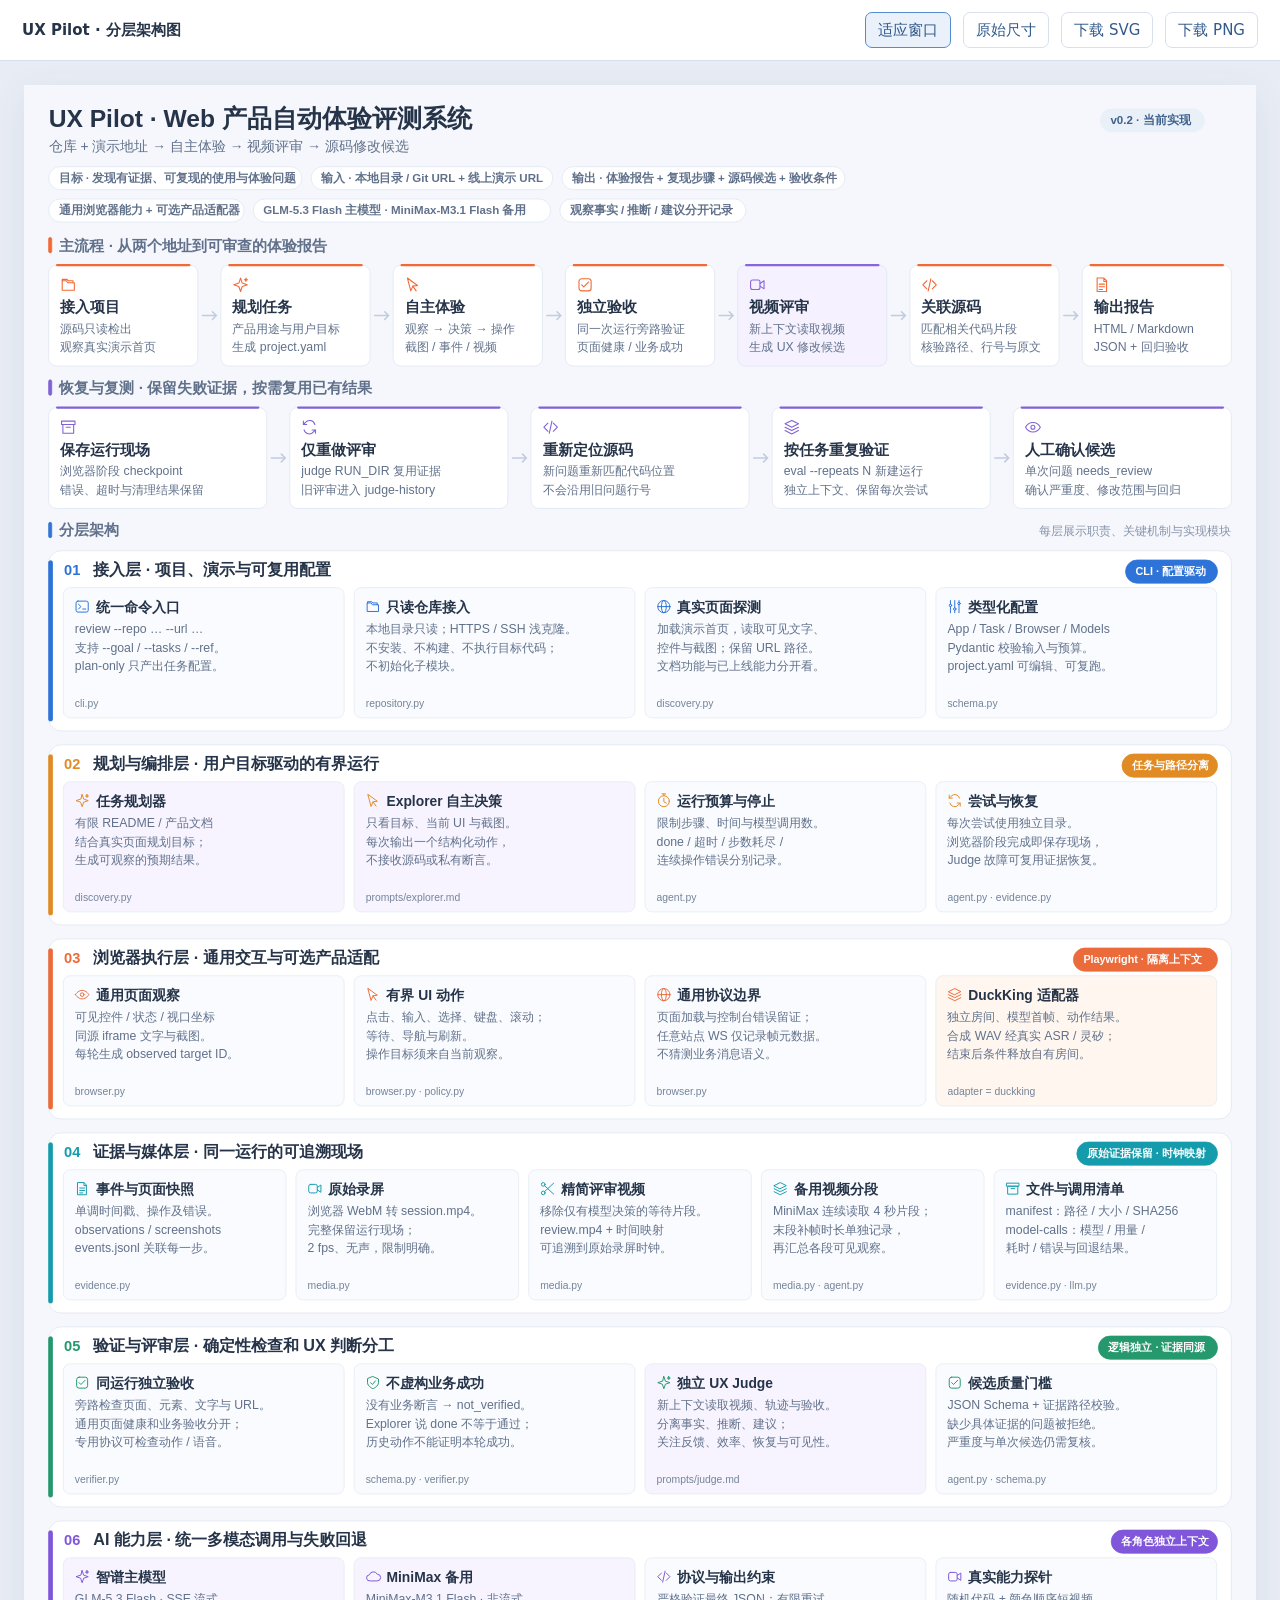
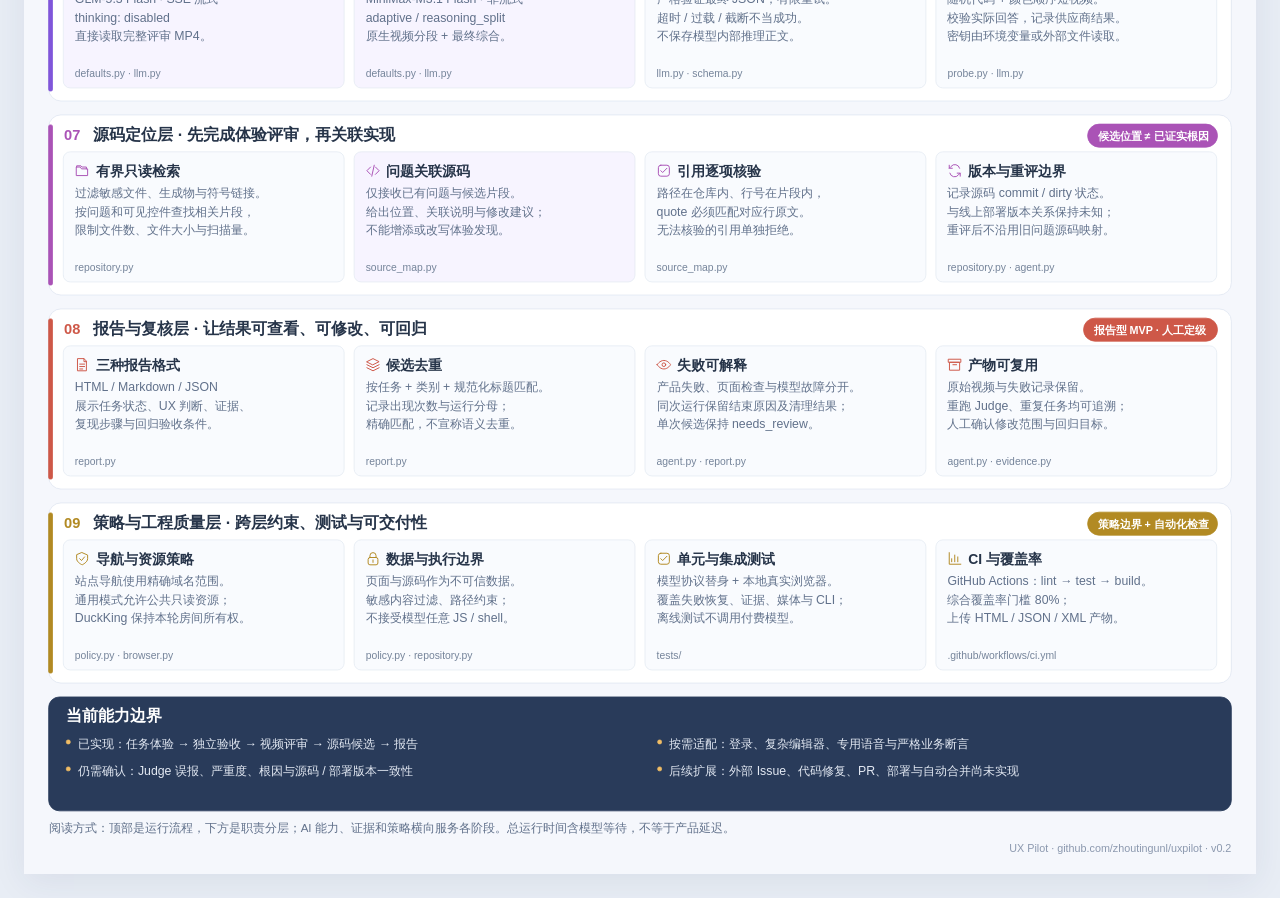
<file: docs/diagrams/architecture-detail.html>
<!doctype html><html lang="zh-CN"><meta charset="UTF-8"><meta name="viewport" content="width=device-width,initial-scale=1">
<title>UX Pilot 分层架构图</title><style>
body{margin:0;background:#e8edf5;font:15px/1.6 system-ui;color:#263449}header{position:sticky;top:0;z-index:2;display:flex;gap:12px;align-items:center;flex-wrap:wrap;padding:12px 22px;background:#fff;border-bottom:1px solid #d8e0ed}strong{margin-right:auto}button,a{font:inherit;border:1px solid #d8e0ed;border-radius:7px;padding:5px 12px;background:#fff;color:#315a8b;text-decoration:none;cursor:pointer}button[aria-pressed=true]{background:#eaf1fb;border-color:#548bd1}main{padding:24px;overflow:auto}img{display:block;width:min(100%,1600px);height:auto;margin:0 auto;box-shadow:0 8px 32px #20345414}.actual img{width:1600px;max-width:none}
</style><header><strong>UX Pilot · 分层架构图</strong><button id="fit" aria-pressed="true">适应窗口</button><button id="actual" aria-pressed="false">原始尺寸</button><a href="architecture-detail.svg" download>下载 SVG</a><a href="architecture-detail.png" download>下载 PNG</a></header>
<main id="view"><img src="architecture-detail.svg" alt="UX Pilot 主流程、恢复复测与九层系统架构"></main><script>
for(const mode of ['fit','actual'])document.getElementById(mode).onclick=()=>{document.getElementById('view').classList.toggle('actual',mode==='actual');for(const id of ['fit','actual'])document.getElementById(id).setAttribute('aria-pressed',String(id===mode))};
</script></html>
</file>
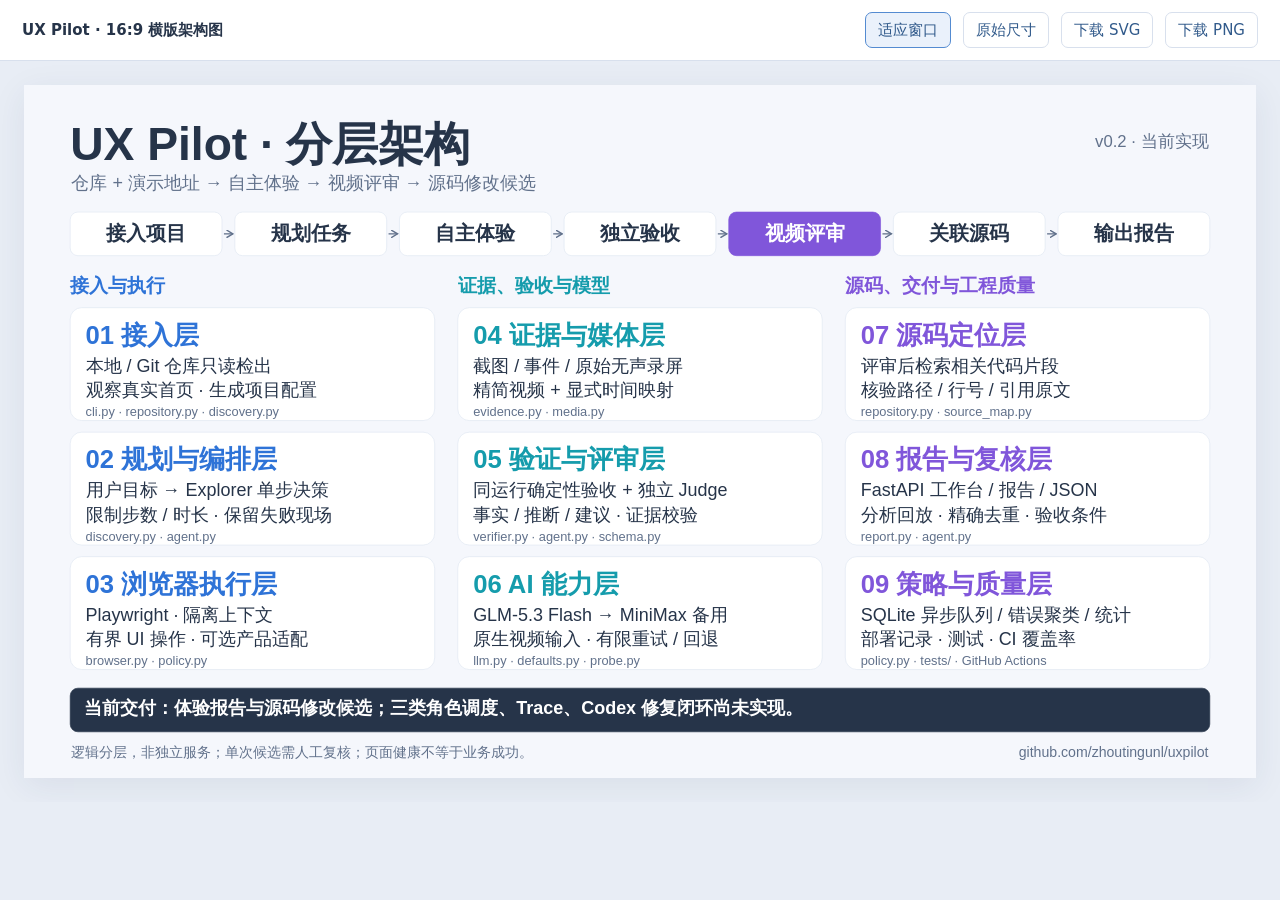
<file: docs/diagrams/architecture.html>
<!doctype html><html lang="zh-CN"><meta charset="UTF-8"><meta name="viewport" content="width=device-width,initial-scale=1">
<title>UX Pilot 分层架构图</title><style>
body{margin:0;background:#e8edf5;font:15px/1.6 system-ui;color:#263449}header{position:sticky;top:0;z-index:2;display:flex;gap:12px;align-items:center;flex-wrap:wrap;padding:12px 22px;background:#fff;border-bottom:1px solid #d8e0ed}strong{margin-right:auto}button,a{font:inherit;border:1px solid #d8e0ed;border-radius:7px;padding:5px 12px;background:#fff;color:#315a8b;text-decoration:none;cursor:pointer}button[aria-pressed=true]{background:#eaf1fb;border-color:#548bd1}main{padding:24px;overflow:auto}img{display:block;width:min(100%,1920px);height:auto;margin:0 auto;box-shadow:0 8px 32px #20345414}.actual img{width:1920px;max-width:none}
</style><header><strong>UX Pilot · 16:9 横版架构图</strong><button id="fit" aria-pressed="true">适应窗口</button><button id="actual" aria-pressed="false">原始尺寸</button><a href="architecture.svg" download>下载 SVG</a><a href="architecture.png" download>下载 PNG</a></header>
<main id="view"><img src="architecture.svg" alt="UX Pilot 主流程与九层系统架构"></main><script>
for(const mode of ['fit','actual'])document.getElementById(mode).onclick=()=>{document.getElementById('view').classList.toggle('actual',mode==='actual');for(const id of ['fit','actual'])document.getElementById(id).setAttribute('aria-pressed',String(id===mode))};
</script></html>
</file>
